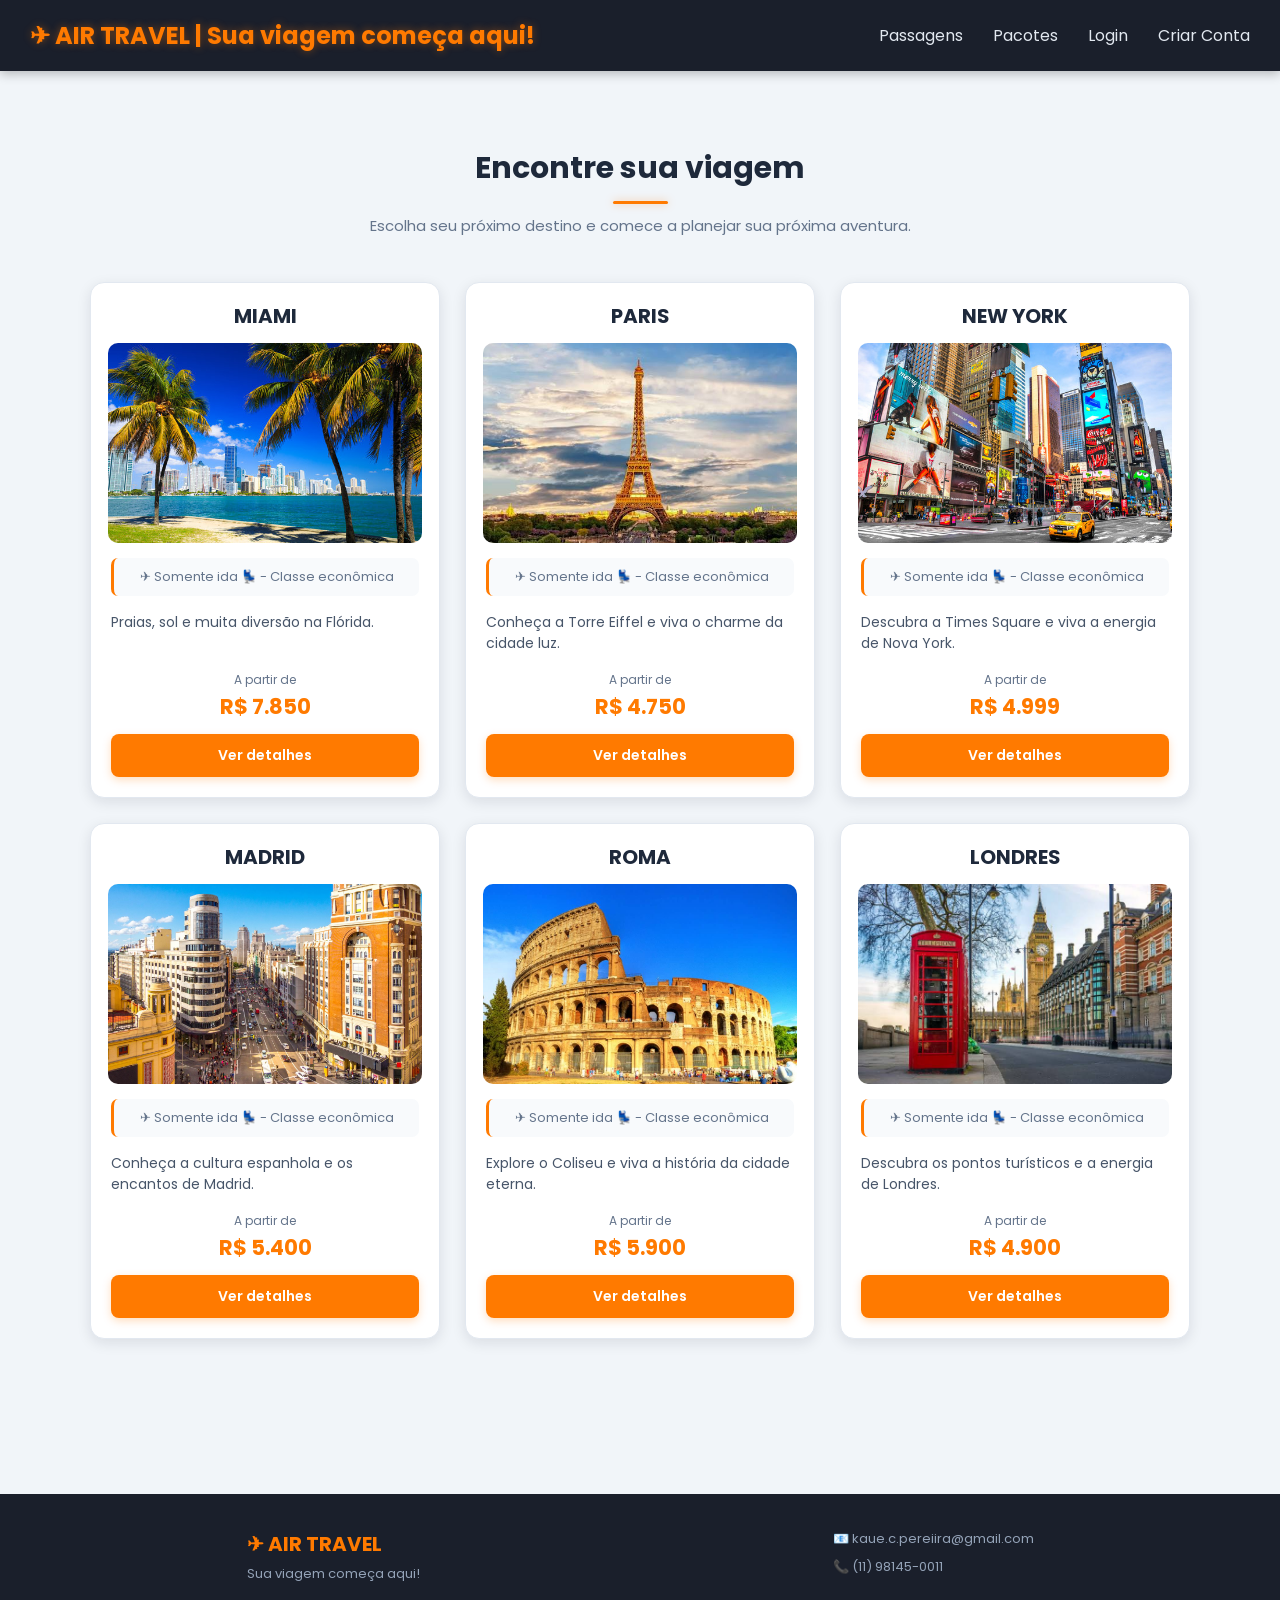
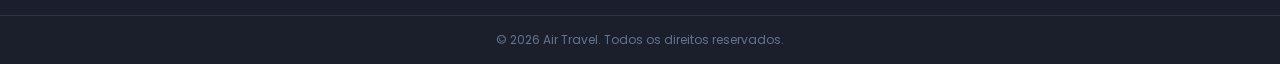
<file: frontend/index.html>
<!doctype html>
<html lang="pt-br">
  <head>
    <meta charset="UTF-8" />
    <meta name="viewport" content="width=device-width, initial-scale=1.0" />
    <link rel="stylesheet" href="style.css" />
    <title>Air Travel - Sua viagem começa aqui!</title>
  </head>

  <body>
    <header>
      <h1>✈ AIR TRAVEL | Sua viagem começa aqui!</h1>

      <nav>
        <a href="#">Passagens</a>
        <a href="#">Pacotes</a>
        <a href="/frontend/login.html">Login</a>
        <a href="/frontend/cadastro.html">Criar Conta</a>
      </nav>
    </header>

    <main>
      <section class="secao-destinos">
        <div class="titulo-destinos">
          <h2>Encontre sua viagem</h2>
          <p>
            Escolha seu próximo destino e comece a planejar sua próxima
            aventura.
          </p>
        </div>

        <div class="destinos">
          <article class="card-destino">
            <h3>MIAMI</h3>

            <img src="./miami.jpg" alt="Praia de Miami" />

            <div class="info-voo">
              <span>✈ Somente ida</span>
              <span>💺 - Classe econômica</span>
            </div>

            <p class="descricao">Praias, sol e muita diversão na Flórida.</p>

            <div class="preco">
              <span>A partir de</span>
              <strong>R$ 7.850</strong>
            </div>
            <a href="/destino.html?destino=miami" class="botao-destino"
              >Ver detalhes</a
            >
          </article>

          <article class="card-destino">
            <h3>PARIS</h3>

            <img src="./paris.jfif" alt="Torre Eiffel em Paris" />

            <div class="info-voo">
              <span>✈ Somente ida</span>
              <span>💺 - Classe econômica</span>
            </div>

            <p class="descricao">
              Conheça a Torre Eiffel e viva o charme da cidade luz.
            </p>

            <div class="preco">
              <span>A partir de</span>
              <strong>R$ 4.750</strong>
            </div>

            <a href="/destino.html?destino=paris" class="botao-destino"
              >Ver detalhes</a
            >
          </article>

          <article class="card-destino">
            <h3>NEW YORK</h3>

            <img src="./Times Square.jpg" alt="Times Square em Nova York" />

            <div class="info-voo">
              <span>✈ Somente ida</span>
              <span>💺 - Classe econômica</span>
            </div>

            <p class="descricao">
              Descubra a Times Square e viva a energia de Nova York.
            </p>

            <div class="preco">
              <span>A partir de</span>
              <strong>R$ 4.999</strong>
            </div>

            <a href="/destino.html?destino=newyork" class="botao-destino"
              >Ver detalhes</a
            >
          </article>

          <article class="card-destino">
            <h3>MADRID</h3>

            <img src="./madrid.jpg" alt="Madrid, Espanha" />

            <div class="info-voo">
              <span>✈ Somente ida</span>
              <span>💺 - Classe econômica</span>
            </div>

            <p class="descricao">
              Conheça a cultura espanhola e os encantos de Madrid.
            </p>

            <div class="preco">
              <span>A partir de</span>
              <strong>R$ 5.400</strong>
            </div>

            <a href="/destino.html?destino=madrid" class="botao-destino"
              >Ver detalhes</a
            >
          </article>

          <article class="card-destino">
            <h3>ROMA</h3>

            <img src="./coliseu-roma-italia-1.jpg" alt="Coliseu em Roma" />

            <div class="info-voo">
              <span>✈ Somente ida</span>
              <span>💺 - Classe econômica</span>
            </div>

            <p class="descricao">
              Explore o Coliseu e viva a história da cidade eterna.
            </p>

            <div class="preco">
              <span>A partir de</span>
              <strong>R$ 5.900</strong>
            </div>

            <a href="/destino.html?destino=roma" class="botao-destino"
              >Ver detalhes</a
            >
          </article>

          <article class="card-destino">
            <h3>LONDRES</h3>

            <img src="./londres.jfif" alt="Londres, Inglaterra" />

            <div class="info-voo">
              <span>✈ Somente ida</span>
              <span>💺 - Classe econômica</span>
            </div>

            <p class="descricao">
              Descubra os pontos turísticos e a energia de Londres.
            </p>

            <div class="preco">
              <span>A partir de</span>
              <strong>R$ 4.900</strong>
            </div>

            <a href="/destino.html?destino=londres" class="botao-destino"
              >Ver detalhes</a
            >
          </article>
        </div>
      </section>
    </main>

    <footer>
      <div class="footer-conteudo">
        <div class="footer-logo">
          <h3>✈ AIR TRAVEL</h3>
          <p>Sua viagem começa aqui!</p>
        </div>

        <div class="footer-contato">
          <p>📧 kaue.c.pereiira@gmail.com</p>
          <p>📞 (11) 98145-0011</p>
        </div>
      </div>

      <div class="footer-bottom">
        <p>© 2026 Air Travel. Todos os direitos reservados.</p>
      </div>
    </footer>
  </body>
</html>
</file>
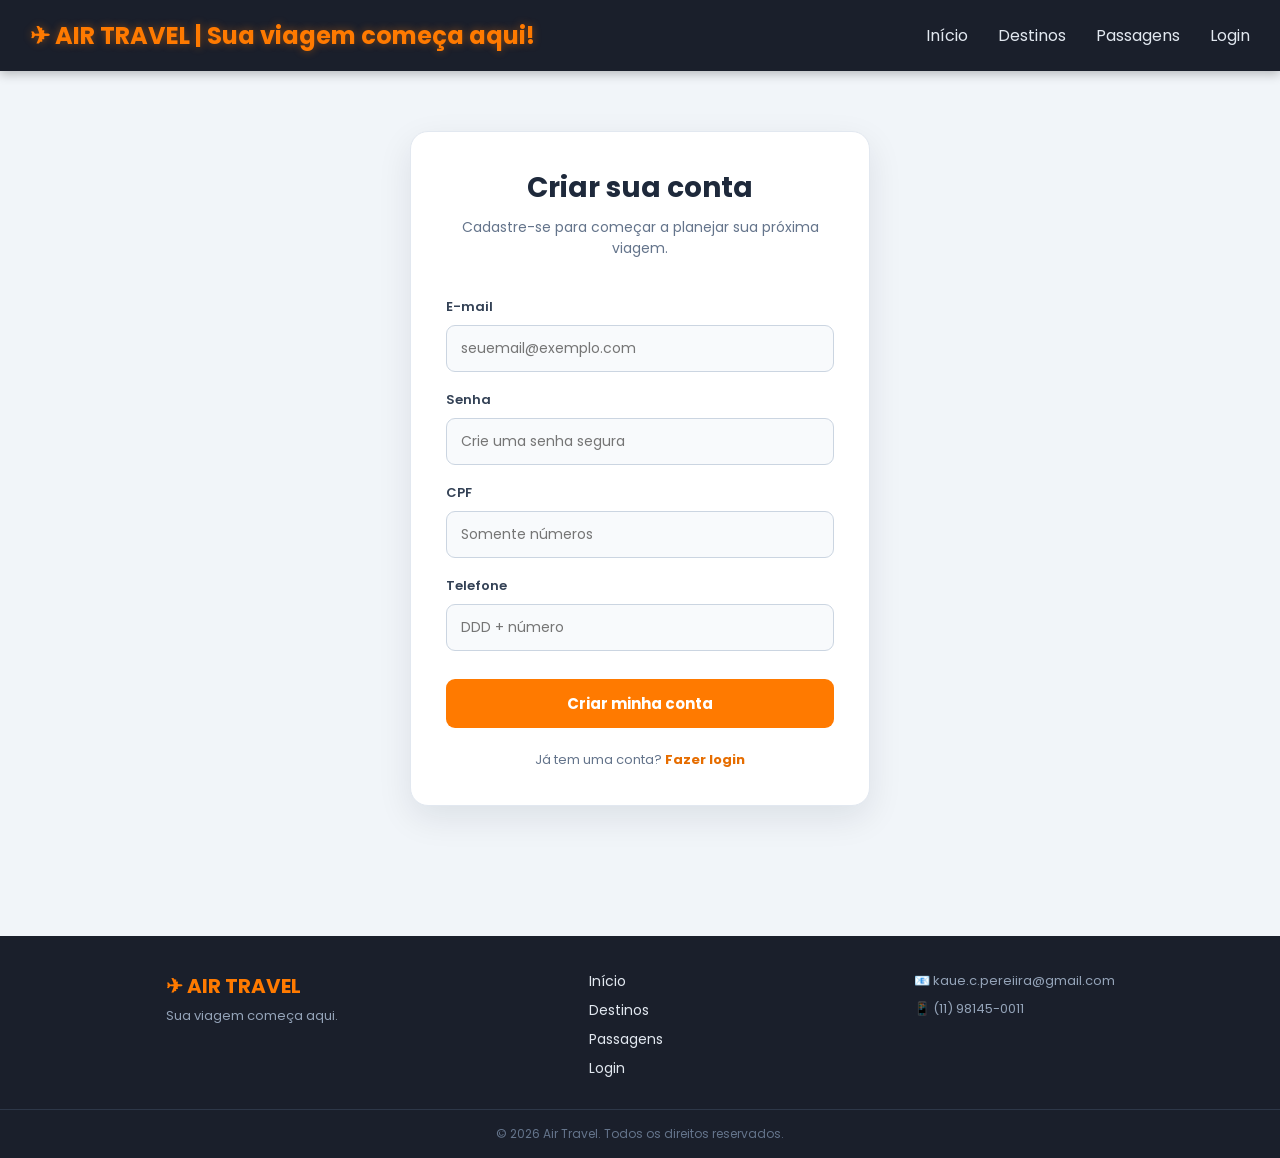
<file: frontend/cadastro.html>
<!doctype html>
<html lang="pt-br">
  <head>
    <meta charset="UTF-8" />
    <meta name="viewport" content="width=device-width, initial-scale=1.0" />
    <link rel="stylesheet" href="/frontend/style.css" />
    <title>Criar Conta - AirTravel</title>
  </head>
  <body>
    <header>
      <h1>✈ AIR TRAVEL | Sua viagem começa aqui!</h1>
      <nav>
        <a href="/frontend/index.html">Início</a>
        <a href="/frontend/destinos.html">Destinos</a>
        <a href="/frontend/compra.html">Passagens</a>
        <a href="/frontend/login.html">Login</a>
      </nav>
    </header>

    <main>
      <section class="formulario-conta">
        <h2>Criar sua conta</h2>
        <p class="subtitulo">
          Cadastre-se para começar a planejar sua próxima viagem.
        </p>

        <form action="/cadastro" method="post">
          <label for="email">E-mail</label>
          <input
            type="email"
            id="email"
            name="email"
            placeholder="seuemail@exemplo.com"
            required
          />

          <label for="senha">Senha</label>
          <input
            type="password"
            id="senha"
            name="senha"
            placeholder="Crie uma senha segura"
            minlength="6"
            required
          />

          <label for="cpf">CPF</label>
          <input
            type="text"
            id="cpf"
            name="cpf"
            maxlength="11"
            pattern="[0-9]{11}"
            inputmode="numeric"
            placeholder="Somente números"
            required
          />

          <label for="telefone">Telefone</label>
          <input
            type="tel"
            id="telefone"
            name="telefone"
            maxlength="11"
            pattern="[0-9]{11}"
            inputmode="numeric"
            placeholder="DDD + número"
            required
          />

          <button type="submit">Criar minha conta</button>
        </form>

        <a href="/frontend/login.html" class="link-conta">
          Já tem uma conta? <strong>Fazer login</strong>
        </a>
      </section>
    </main>

    <footer>
      <div class="footer-conteudo">
        <div class="footer-logo">
          <h3>✈ AIR TRAVEL</h3>
          <p>Sua viagem começa aqui.</p>
        </div>

        <div class="footer-links">
          <a href="/frontend/index.html">Início</a>
          <a href="/frontend/destinos.html">Destinos</a>
          <a href="/frontend/compra.html">Passagens</a>
          <a href="/frontend/login.html">Login</a>
        </div>

        <div class="footer-contato">
          <p>📧 kaue.c.pereiira@gmail.com</p>
          <p>📱 (11) 98145-0011</p>
        </div>
      </div>

      <div class="footer-bottom">
        <p>© 2026 Air Travel. Todos os direitos reservados.</p>
      </div>
    </footer>
  </body>
</html>
</file>
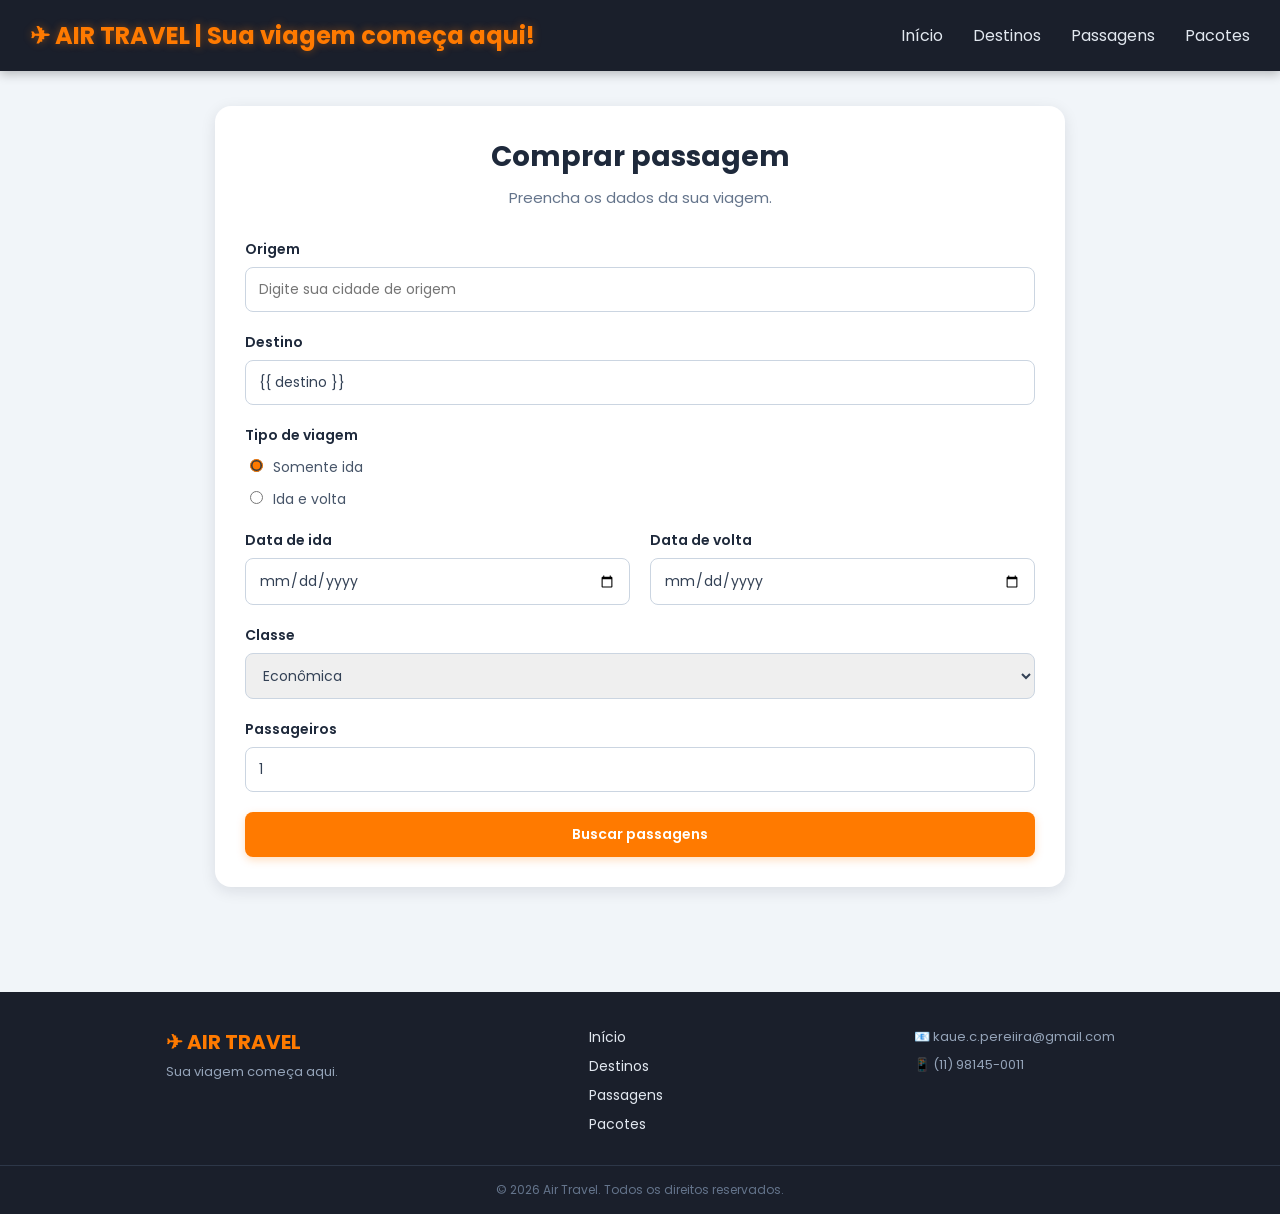
<file: frontend/compra.html>
<!doctype html>
<html lang="pt-br">
  <head>
    <meta charset="UTF-8" />
    <meta name="viewport" content="width=device-width, initial-scale=1.0" />
    <link rel="stylesheet" href="/frontend/style.css" />
    <title>Air Travel - Comprar passagem</title>
  </head>

  <body>
    <header>
      <h1>✈ AIR TRAVEL | Sua viagem começa aqui!</h1>

      <nav>
        <a href="/frontend/index.html">Início</a>
        <a href="/frontend/destinos.html">Destinos</a>
        <a href="/frontend/compra.html">Passagens</a>
        <a href="#">Pacotes</a>
      </nav>
    </header>

    <main>
      <section class="compra-passagem">
        <div class="titulo-compra">
          <h2>Comprar passagem</h2>
          <p>Preencha os dados da sua viagem.</p>
        </div>

        <form class="formulario-compra" action="/buscar-passagens" method="get">
          <div class="campo">
            <label for="origem">Origem</label>
            <input
              type="text"
              id="origem"
              name="origem"
              placeholder="Digite sua cidade de origem"
              required
            />
          </div>

          <div class="campo">
            <label for="destino">Destino</label>
            <input
              type="text"
              id="destino"
              name="destino"
              placeholder="Digite seu destino"
              value="{{ destino }}"
              required
            />
          </div>

          <div class="tipo-viagem">
            <p>Tipo de viagem</p>

            <label>
              <input type="radio" name="tipo-viagem" value="ida" checked />
              Somente ida
            </label>

            <label>
              <input type="radio" name="tipo-viagem" value="ida-volta" />
              Ida e volta
            </label>
          </div>

          <div class="datas-viagem">
            <div class="campo">
              <label for="data-ida">Data de ida</label>
              <input type="date" id="data-ida" name="data-ida" required />
            </div>

            <div class="campo">
              <label for="data-volta">Data de volta</label>
              <input type="date" id="data-volta" name="data-volta" />
            </div>
          </div>

          <div class="campo">
            <label for="classe">Classe</label>

            <select id="classe" name="classe" required>
              <option value="economica">Econômica</option>
              <option value="executiva">Executiva</option>
            </select>
          </div>

          <div class="campo">
            <label for="passageiros">Passageiros</label>

            <input
              type="number"
              id="passageiros"
              name="passageiros"
              min="1"
              max="9"
              value="1"
              required
            />
          </div>

          <button type="submit">Buscar passagens</button>
        </form>
      </section>
    </main>

    <footer>
      <div class="footer-conteudo">
        <div class="footer-logo">
          <h3>✈ AIR TRAVEL</h3>
          <p>Sua viagem começa aqui.</p>
        </div>

        <div class="footer-links">
          <a href="/frontend/index.html">Início</a>
          <a href="/frontend/destinos.html">Destinos</a>
          <a href="/frontend/compra.html">Passagens</a>
          <a href="#">Pacotes</a>
        </div>

        <div class="footer-contato">
          <p>📧 kaue.c.pereiira@gmail.com</p>
          <p>📱 (11) 98145-0011</p>
        </div>
      </div>

      <div class="footer-bottom">
        <p>© 2026 Air Travel. Todos os direitos reservados.</p>
      </div>
    </footer>
  </body>
</html>
</file>
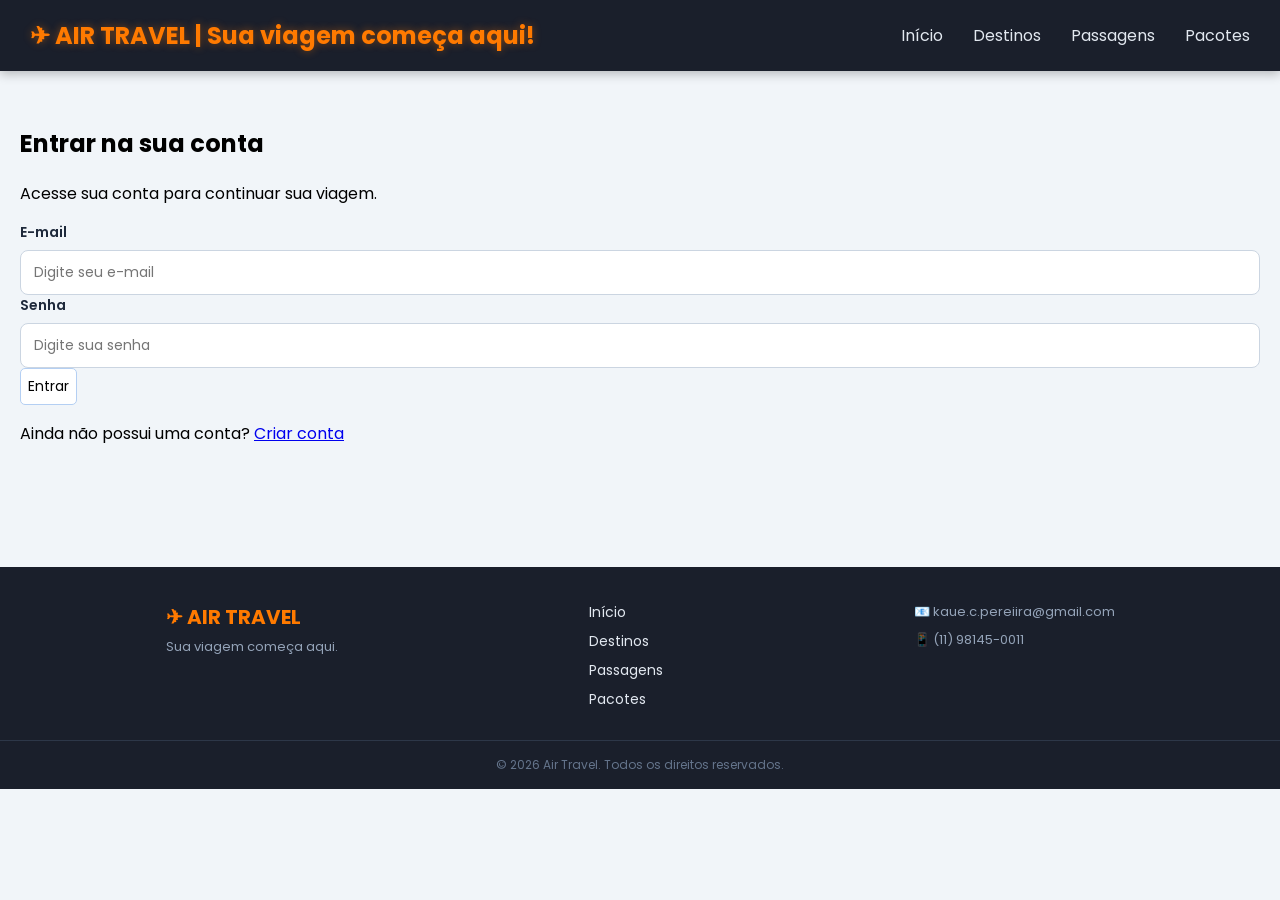
<file: frontend/login.html>
<!doctype html>
<html lang="pt-br">
  <head>
    <meta charset="UTF-8" />
    <meta name="viewport" content="width=device-width, initial-scale=1.0" />
    <link rel="stylesheet" href="/frontend/style.css" />
    <title>Air Travel - Login</title>
  </head>
  <body>
    <header>
      <h1>✈ AIR TRAVEL | Sua viagem começa aqui!</h1>
      <nav>
        <a href="/frontend/index.html">Início</a>
        <a href="/frontend/destinos.html">Destinos</a>
        <a href="/frontend/compra.html">Passagens</a>
        <a href="#">Pacotes</a>
      </nav>
    </header>

    <main>
      <section class="login">
        <div class="titulo-login">
          <h2>Entrar na sua conta</h2>
          <p>Acesse sua conta para continuar sua viagem.</p>
        </div>

        <form class="formulario-login" action="/login" method="post">
          <div class="campo">
            <label for="email">E-mail</label>
            <input
              type="email"
              id="email"
              name="email"
              placeholder="Digite seu e-mail"
              required
            />
          </div>

          <div class="campo">
            <label for="senha">Senha</label>
            <input
              type="password"
              id="senha"
              name="senha"
              placeholder="Digite sua senha"
              required
            />
          </div>

          <button type="submit">Entrar</button>

          <p class="criar-conta">
            Ainda não possui uma conta?
            <a href="/frontend/cadastro.html">Criar conta</a>
          </p>
        </form>
      </section>
    </main>

    <footer>
      <div class="footer-conteudo">
        <div class="footer-logo">
          <h3>✈ AIR TRAVEL</h3>
          <p>Sua viagem começa aqui.</p>
        </div>

        <div class="footer-links">
          <a href="/frontend/index.html">Início</a>
          <a href="/frontend/destinos.html">Destinos</a>
          <a href="/frontend/compra.html">Passagens</a>
          <a href="#">Pacotes</a>
        </div>

        <div class="footer-contato">
          <p>📧 kaue.c.pereiira@gmail.com</p>
          <p>📱 (11) 98145-0011</p>
        </div>
      </div>

      <div class="footer-bottom">
        <p>© 2026 Air Travel. Todos os direitos reservados.</p>
      </div>
    </footer>
  </body>
</html>
</file>
<file: frontend/style.css>
@import url("https://fonts.googleapis.com/css2?family=Poppins&display=swap");
body {
  margin: 0;
  background-color: #f1f5f9;
  font-family: "Poppins", sans-serif;
}
header {
  background-color: #1a1f2b;
  padding: 18px 30px;
  display: flex;
  justify-content: space-between;
  align-items: center;
  box-shadow: 0 3px 10px rgba(0, 0, 0, 0.25);
}
h1 {
  color: #ff7a00;
  font-size: 24px;
  text-align: left;
  font-weight: 700;
  margin: 0;
  text-shadow: 0 0 8px rgba(255, 122, 0, 0.45);
}
nav {
  font-size: 16px;
  color: #e2e8f0;
  display: flex;
  gap: 30px;
}
nav a {
  text-decoration: none;
  color: #e2e8f0;
  transition: 0.2s ease;
}
nav a:hover {
  color: #ff7a00;
  transform: translateY(-2px);
}
main {
  padding: 35px 20px;
}
.titulo-destinos {
  text-align: center;
  margin-bottom: 35px;
}
.titulo-destinos h2 {
  margin: 0 0 8px;
  color: #1e293b;
  font-size: 28px;
  font-weight: 700;
}
.titulo-destinos p {
  margin: 0;
  color: #64748b;
  font-size: 15px;
}
.titulo-destinos h2::after {
  content: "";
  display: block;
  width: 55px;
  height: 3px;
  background-color: #ff7a00;
  margin: 10px auto 0;
  border-radius: 5px;
  box-shadow: 0 0 8px rgba(255, 122, 0, 0.4);
}
.destinos {
  display: grid;
  grid-template-columns: repeat(3, 350px);
  padding: 10px;
  gap: 25px;
  justify-content: center;
  width: 100%;
  box-sizing: border-box;
}
.card-destino {
  width: 350px;
  min-height: 470px;
  background-color: #ffffff;
  border: 1px solid #e2e8f0;
  border-radius: 14px;
  box-shadow: 0 4px 14px rgba(15, 23, 42, 0.1);
  transition:
    transform 0.3s ease,
    box-shadow 0.3s ease;
  box-sizing: border-box;
  display: flex;
  flex-direction: column;
  overflow: hidden;
}
.card-destino:hover {
  transform: translateY(-5px);
  box-shadow: 0 10px 25px rgba(15, 23, 42, 0.16);
}
.card-destino h3 {
  font-size: 20px;
  margin: 18px 0 12px;
  color: #1e293b;
  text-align: center;
}
.card-destino img {
  width: 90%;
  height: 200px;
  object-fit: cover;
  border-radius: 10px;
  margin: 0 auto 15px;
  display: block;
}
.info-voo {
  font-size: 13px;
  color: #64748b;
  margin: 0 20px 8px;
  padding: 9px 12px;
  background-color: #f8fafc;
  border-radius: 7px;
  border-left: 3px solid #ff7a00;
}
.descricao {
  font-size: 14px;
  color: #475569;
  line-height: 1.5;
  padding: 0 20px;
  margin-top: 8px;
  margin-bottom: 12px;
  text-align: left;
  min-height: 42px;
}
.preco {
  font-size: 12px;
  color: #64748b;
  font-family: "Poppins", sans-serif;
  font-weight: normal;
  margin: 5px 20px 12px;
  min-height: 24px;
  padding: 0;
}
.preco strong {
  display: block;
  font-size: 21px;
  color: #ff7a00;
  font-weight: 700;
  margin-top: 2px;
}
button {
  background-color: white;
  padding: 7px;
  border-radius: 5px;
  border: 1px solid #b4cff3;
  cursor: pointer;
  font-family: "Poppins", sans-serif;
  font-size: 14px;
}
.botao-destino {
  margin-top: auto;
  background-color: #ff7a00;
  color: white;
  border: none;
  padding: 11px 20px;
  margin-left: 20px;
  margin-right: 20px;
  margin-bottom: 20px;
  border-radius: 8px;
  cursor: pointer;
  font-family: "Poppins", sans-serif;
  font-size: 14px;
  font-weight: 600;
  transition: 0.2s ease;
  box-shadow: 0 3px 8px rgba(255, 122, 0, 0.25);
  text-decoration: none;
  text-align: center;
}
.botao-destino:hover {
  background-color: #e66d00;
  transform: translateY(-2px);
  box-shadow: 0 5px 12px rgba(255, 122, 0, 0.35);
}
footer {
  background-color: #1a1f2b;
  color: #e2e8f0;
  margin-top: 70px;
  padding-top: 35px;
}
.footer-conteudo {
  display: flex;
  justify-content: space-around;
  align-items: flex-start;
  padding: 0 40px 30px;
}
.footer-logo h3 {
  margin: 0 0 5px;
  color: #ff7a00;
  font-size: 20px;
}
.footer-logo p {
  margin: 0;
  color: #94a3b8;
  font-size: 13px;
}
.footer-links {
  display: flex;
  flex-direction: column;
  gap: 8px;
}
.footer-links a {
  color: #e2e8f0;
  text-decoration: none;
  font-size: 14px;
  transition: 0.2s ease;
}
.footer-links a:hover {
  color: #ff7a00;
  transform: translateX(3px);
}
.footer-contato p {
  margin: 0 0 8px;
  color: #94a3b8;
  font-size: 13px;
}
.footer-bottom {
  border-top: 1px solid #2d3748;
  text-align: center;
  padding: 15px;
}
.footer-bottom p {
  margin: 0;
  color: #64748b;
  font-size: 12px;
}
.detalhes-destino {
  max-width: 1000px;
  margin: 0 auto;
  background-color: #ffffff;
  border-radius: 16px;
  padding: 30px;
  box-shadow: 0 4px 15px rgba(15, 23, 42, 0.1);
  box-sizing: border-box;
}
.detalhes-destino h2 {
  text-align: center;
  color: #1e293b;
  font-size: 32px;
  margin: 0 0 25px;
}
.compra-passagem {
  max-width: 850px;
  margin: 0 auto;
  background-color: #ffffff;
  border-radius: 16px;
  padding: 30px;
  box-shadow: 0 4px 15px rgba(15, 23, 42, 0.1);
  box-sizing: border-box;
}
.titulo-compra {
  text-align: center;
  margin-bottom: 30px;
}
.titulo-compra h2 {
  color: #1e293b;
  font-size: 28px;
  margin: 0 0 8px;
}
.titulo-compra p {
  color: #64748b;
  font-size: 15px;
  margin: 0;
}
.formulario-compra {
  display: flex;
  flex-direction: column;
  gap: 20px;
}
.campo {
  display: flex;
  flex-direction: column;
  gap: 7px;
}
.campo label,
.tipo-viagem p {
  color: #1e293b;
  font-size: 14px;
  font-weight: 600;
  margin: 0;
}
.campo input,
.campo select {
  width: 100%;
  box-sizing: border-box;
  padding: 11px 13px;
  border: 1px solid #cbd5e1;
  border-radius: 8px;
  font-family: "Poppins", sans-serif;
  font-size: 14px;
  color: #334155;
  outline: none;
}
.campo input:focus,
.campo select:focus {
  border-color: #ff7a00;
  box-shadow: 0 0 0 2px rgba(255, 122, 0, 0.1);
}
.tipo-viagem {
  display: flex;
  flex-direction: column;
  gap: 10px;
}
.tipo-viagem label {
  color: #475569;
  font-size: 14px;
  cursor: pointer;
}
.tipo-viagem input {
  accent-color: #ff7a00;
  margin-right: 6px;
}
.datas-viagem {
  display: grid;
  grid-template-columns: 1fr 1fr;
  gap: 20px;
}
.resumo-compra {
  background-color: #f8fafc;
  border-left: 4px solid #ff7a00;
  border-radius: 8px;
  padding: 15px 18px;
  margin-top: 5px;
}
.resumo-compra span {
  display: block;
  color: #64748b;
  font-size: 13px;
}
.resumo-compra strong {
  display: block;
  color: #ff7a00;
  font-size: 26px;
  margin-top: 3px;
}
.formulario-compra button {
  background-color: #ff7a00;
  color: #ffffff;
  border: none;
  padding: 12px 25px;
  border-radius: 8px;
  cursor: pointer;
  font-family: "Poppins", sans-serif;
  font-size: 14px;
  font-weight: 600;
  transition: 0.2s ease;
  box-shadow: 0 3px 8px rgba(255, 122, 0, 0.25);
}
.formulario-compra button:hover {
  background-color: #e66d00;
  transform: translateY(-2px);
  box-shadow: 0 5px 12px rgba(255, 122, 0, 0.35);
}
.botao-compra {
  display: inline-block;
  background-color: #ff7a00;
  color: #ffffff;
  border: none;
  padding: 12px 25px;
  border-radius: 8px;
  cursor: pointer;
  font-family: "Poppins", sans-serif;
  font-size: 14px;
  font-weight: 600;
  transition: 0.2s ease;
  box-shadow: 0 3px 8px rgba(255, 122, 0, 0.25);
  text-decoration: none;
  text-align: center;
}
.botao-compra:hover {
  background-color: #e66d00;
  transform: translateY(-2px);
  box-shadow: 0 5px 12px rgba(255, 122, 0, 0.35);
}
.continente {
  padding: 15px;
  margin-bottom: 15px;
  border-bottom: 1px solid #e2e8f0;
}
.formulario-conta {
  max-width: 460px;
  margin: 25px auto;
  padding: 35px;
  background: #ffffff;
  border: 1px solid #e2e8f0;
  border-radius: 18px;
  box-shadow: 0 12px 35px rgba(15, 23, 42, 0.09);
  box-sizing: border-box;
}
.formulario-conta h2 {
  color: #1e293b;
  text-align: center;
  font-size: 28px;
  margin: 0 0 8px;
}
.formulario-conta .subtitulo {
  color: #64748b;
  text-align: center;
  font-size: 14px;
  margin: 0 0 28px;
}
.formulario-conta form {
  display: flex;
  flex-direction: column;
  gap: 8px;
}
.formulario-conta label {
  color: #334155;
  font-size: 13px;
  font-weight: 600;
  margin-top: 10px;
}
.formulario-conta input {
  width: 100%;
  padding: 12px 14px;
  box-sizing: border-box;
  border: 1px solid #cbd5e1;
  border-radius: 9px;
  background: #f8fafc;
  color: #1e293b;
  font-family: "Poppins", sans-serif;
  font-size: 14px;
  outline: none;
  transition: 0.2s ease;
}
.formulario-conta input:focus {
  background: #ffffff;
  border-color: #ff7a00;
  box-shadow: 0 0 0 3px rgba(255, 122, 0, 0.12);
}
.formulario-conta button {
  width: 100%;
  margin-top: 20px;
  padding: 13px;
  border: none;
  border-radius: 9px;
  background: #ff7a00;
  color: #ffffff;
  font-family: "Poppins", sans-serif;
  font-size: 15px;
  font-weight: 700;
  cursor: pointer;
  transition: 0.2s ease;
}
.formulario-conta button:hover {
  background: #e66d00;
  transform: translateY(-2px);
  box-shadow: 0 5px 12px rgba(255, 122, 0, 0.22);
}
.formulario-conta .link-conta {
  display: block;
  margin-top: 22px;
  color: #64748b;
  text-align: center;
  font-size: 13px;
  text-decoration: none;
}
.formulario-conta .link-conta strong {
  color: #e66d00;
}
.pagina-destino {
  max-width: 1100px;
  margin: 35px auto;
  padding: 35px;
  background-color: #ffffff;
  border-radius: 18px;
  box-shadow: 0 4px 18px rgba(15, 23, 42, 0.08);
  box-sizing: border-box;
}
.destino-cabecalho {
  text-align: center;
  max-width: 800px;
  margin: 0 auto 30px;
}
.destino-tag {
  display: inline-block;
  color: #ff7a00;
  font-size: 12px;
  font-weight: 700;
  letter-spacing: 2px;
  margin-bottom: 12px;
}
.destino-cabecalho h2 {
  color: #1e293b;
  font-size: 36px;
  margin: 0 0 15px;
}
.destino-cabecalho p {
  color: #64748b;
  font-size: 15px;
  line-height: 1.8;
  margin: 0;
}
.destino-imagem {
  width: 100%;
  height: 430px;
  overflow: hidden;
  border-radius: 14px;
  margin-bottom: 55px;
}
.destino-imagem img {
  width: 100%;
  height: 100%;
  object-fit: cover;
  display: block;
  transition: transform 0.4s ease;
}
.destino-imagem:hover img {
  transform: scale(1.03);
}
.secao-atracoes {
  margin-bottom: 45px;
}
.titulo-secao {
  margin-bottom: 25px;
}
.titulo-secao > span {
  color: #ff7a00;
  font-size: 12px;
  font-weight: 700;
  letter-spacing: 2px;
}
.titulo-secao h3 {
  color: #1e293b;
  font-size: 27px;
  margin: 7px 0;
}
.titulo-secao p {
  color: #64748b;
  font-size: 14px;
  margin: 0;
}
.grade-atracoes {
  display: grid;
  grid-template-columns: repeat(2, 1fr);
  gap: 15px;
}
.card-atracao {
  background-color: #f8fafc;
  border: 1px solid #e2e8f0;
  border-left: 4px solid #ff7a00;
  border-radius: 10px;
  padding: 20px;
  transition: 0.2s ease;
}
.card-atracao:hover {
  transform: translateY(-3px);
  box-shadow: 0 5px 14px rgba(15, 23, 42, 0.08);
}
.numero-atracao {
  color: #ff7a00;
  font-size: 12px;
  font-weight: 700;
}
.card-atracao h4 {
  color: #1e293b;
  font-size: 16px;
  margin: 8px 0 0;
}
.curiosidade-destino {
  background-color: #fff7ed;
  border-radius: 12px;
  border-left: 5px solid #ff7a00;
  padding: 25px 30px;
  margin-bottom: 35px;
}
.curiosidade-destino > span {
  color: #e66d00;
  font-size: 11px;
  font-weight: 700;
  letter-spacing: 2px;
}
.curiosidade-destino h3 {
  color: #1e293b;
  font-size: 21px;
  margin: 8px 0;
}
.curiosidade-destino p {
  color: #475569;
  font-size: 14px;
  line-height: 1.7;
  margin: 0;
}
.voltar-destinos {
  text-align: center;
}
.botao-voltar {
  display: inline-block;
  background-color: #ff7a00;
  color: #ffffff;
  padding: 12px 25px;
  border-radius: 8px;
  text-decoration: none;
  font-size: 14px;
  font-weight: 600;
  transition: 0.2s ease;
}
.botao-voltar:hover {
  background-color: #e66d00;
  transform: translateY(-2px);
}
@media (max-width: 1150px) {
  .destinos {
    grid-template-columns: repeat(2, 350px);
  }
}
@media (max-width: 750px) {
  header {
    flex-direction: column;
    gap: 15px;
  }
  nav {
    flex-wrap: wrap;
    justify-content: center;
    gap: 15px;
  }
  .destinos {
    grid-template-columns: minmax(0, 350px);
  }
  .pagina-destino {
    margin: 15px;
    padding: 22px;
  }
  .destino-cabecalho h2 {
    font-size: 28px;
  }
  .destino-imagem {
    height: 260px;
    margin-bottom: 35px;
  }
  .grade-atracoes {
    grid-template-columns: 1fr;
  }
  .titulo-secao h3 {
    font-size: 23px;
  }
  .curiosidade-destino {
    padding: 20px;
  }
}
@media (max-width: 500px) {
  .formulario-conta {
    padding: 25px 20px;
    margin: 10px auto;
  }
  .formulario-conta h2 {
    font-size: 24px;
  }
}
@media (max-width: 450px) {
  .destino-imagem {
    height: 210px;
  }
  .destino-cabecalho h2 {
    font-size: 24px;
  }
}
.secao-destinos {
  max-width: 1200px;
  margin: 0 auto;
  padding: 40px 20px;
  text-align: center;
}
.secao-destinos h2 {
  color: #1e293b;
  font-size: 30px;
  margin-bottom: 10px;
}
.secao-destinos > p {
  color: #64748b;
  margin-bottom: 35px;
}
.grade-destinos {
  display: grid;
  grid-template-columns: repeat(3, minmax(0, 1fr));
  gap: 25px;
}
.grade-destinos .card-destino {
  width: 100%;
  min-height: 0;
  background-color: #1a1f2b;
  border: none;
  border-radius: 14px;
  overflow: hidden;
  display: flex;
  flex-direction: column;
  text-align: left;
  text-decoration: none;
  color: white;
}
.grade-destinos .card-destino img {
  width: 100%;
  height: 200px;
  margin: 0;
  border-radius: 0;
  object-fit: cover;
}
.info-destino {
  padding: 18px;
  display: flex;
  flex-direction: column;
  flex: 1;
}
.grade-destinos .card-destino h3 {
  color: white;
  font-size: 20px;
  text-align: left;
  margin: 0 0 10px;
}
.grade-destinos .card-destino p {
  color: #cbd5e1;
  font-size: 14px;
  line-height: 1.5;
  padding: 0;
  margin: 0 0 15px;
  min-height: 0;
}
.info-destino span {
  color: #ff7a00;
  font-weight: bold;
  margin-top: auto;
}
.grade-destinos .card-destino:hover {
  transform: translateY(-5px);
  box-shadow: 0 10px 25px rgba(15, 23, 42, 0.16);
}
@media (max-width: 900px) {
  .grade-destinos {
    grid-template-columns: repeat(2, minmax(0, 1fr));
  }
}
@media (max-width: 600px) {
  .grade-destinos {
    grid-template-columns: 1fr;
  }
}
.botoes-destino {
  display: flex;
  justify-content: center;
  align-items: center;
  gap: 15px;
  margin: 35px 0;
}

.botao-comprar,
.botao-voltar {
  display: inline-block;
  padding: 14px 25px;
  border-radius: 8px;
  text-decoration: none;
  font-weight: bold;
  transition: 0.3s;
}

.botao-comprar {
  background-color: #ff7a00;
  color: white;
}

.botao-comprar:hover {
  background-color: #e66d00;
  transform: translateY(-3px);
}

.botao-voltar {
  background-color: #1a1f2b;
  color: white;
}

.botao-voltar:hover {
  background-color: #30394a;
  transform: translateY(-3px);
}

@media (max-width: 500px) {
  .botoes-destino {
    flex-direction: column;
  }

  .botoes-destino a {
    width: 100%;
    text-align: center;
    box-sizing: border-box;
  }
}

/* RESULTADOS DOS VOOS */

.resultados-voos {
  max-width: 1100px;
  margin: 50px auto;
  padding: 35px;
  background-color: #ffffff;
  border-radius: 16px;
  box-shadow: 0 5px 20px rgba(15, 23, 42, 0.08);
  box-sizing: border-box;
}

.resultados-voos > h2 {
  color: #1a1f2b;
  font-size: 30px;
  text-align: center;
  margin-bottom: 30px;
}

.resumo-busca {
  display: grid;
  grid-template-columns: repeat(3, 1fr);
  gap: 15px;
  padding: 22px;
  margin-bottom: 30px;
  background-color: #f1f5f9;
  border-radius: 12px;
}

.resumo-busca p {
  margin: 5px 0;
  color: #475569;
  font-size: 14px;
}

.resumo-busca strong {
  color: #1a1f2b;
}

.lista-voos {
  display: flex;
  flex-direction: column;
  gap: 18px;
}

.voo-card {
  display: grid;
  grid-template-columns: 1fr 180px 170px;
  align-items: center;
  gap: 20px;
  padding: 25px;
  background-color: #ffffff;
  border: 1px solid #e2e8f0;
  border-radius: 12px;
  transition: 0.3s;
}

.voo-card:hover {
  border-color: #ff7a00;
  box-shadow: 0 5px 15px rgba(15, 23, 42, 0.08);
  transform: translateY(-3px);
}

.voo-card h3 {
  color: #1a1f2b;
  font-size: 19px;
  margin-bottom: 12px;
}

.voo-card p {
  color: #64748b;
  font-size: 14px;
  margin: 7px 0;
}

.voo-card > div:nth-child(2) h3 {
  color: #ff7a00;
  font-size: 23px;
}

.voo-card a {
  display: inline-block;
  padding: 13px 18px;
  background-color: #ff7a00;
  color: #ffffff;
  text-align: center;
  text-decoration: none;
  font-weight: bold;
  border-radius: 8px;
  transition: 0.3s;
}

.voo-card a:hover {
  background-color: #e66d00;
}

.resultados-voos > a {
  display: inline-block;
  margin-top: 25px;
  color: #1a1f2b;
  text-decoration: none;
  font-weight: bold;
}

.resultados-voos > a:hover {
  color: #ff7a00;
}

@media (max-width: 750px) {
  .resultados-voos {
    margin: 25px 15px;
    padding: 20px;
  }

  .resumo-busca {
    grid-template-columns: repeat(2, 1fr);
  }

  .voo-card {
    grid-template-columns: 1fr;
    gap: 15px;
  }

  .voo-card a {
    width: 100%;
    box-sizing: border-box;
  }
}

@media (max-width: 450px) {
  .resumo-busca {
    grid-template-columns: 1fr;
  }
}
</file>
